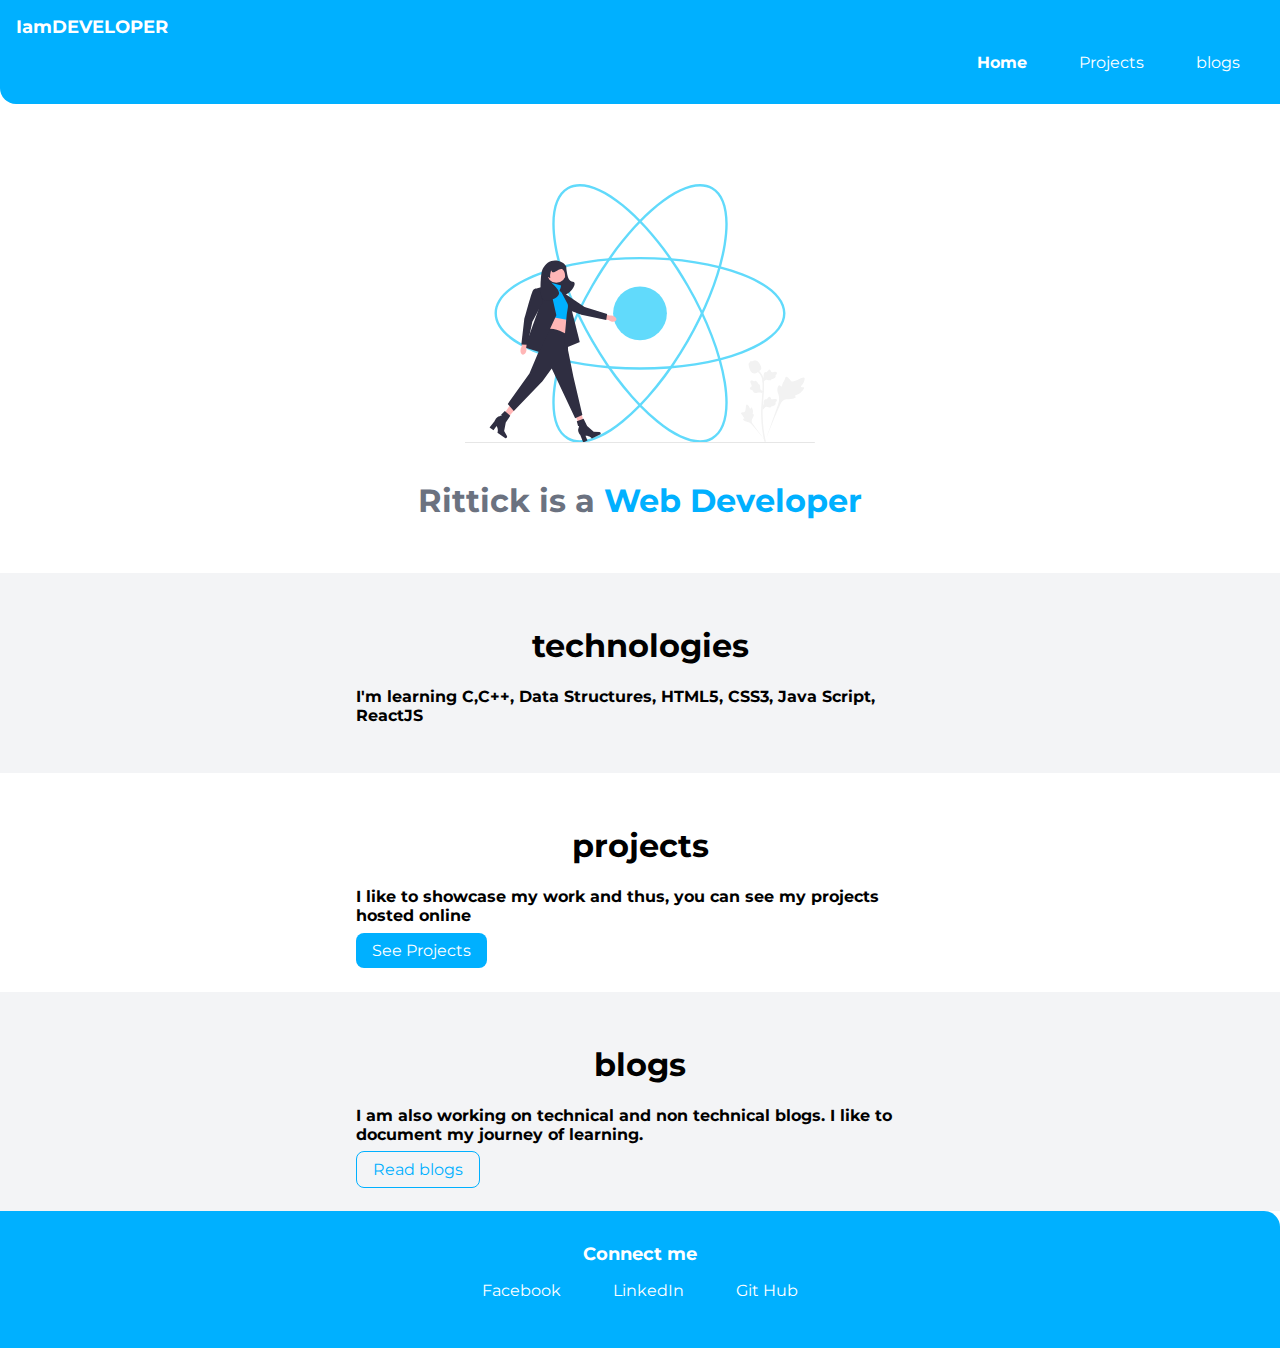
<file: index.html>
<!DOCTYPE html>
<html lang="en">
<head>
    <meta charset="UTF-8">
    <meta http-equiv="X-UA-Compatible" content="IE=edge">
    <meta name="viewport" content="width=device-width, initial-scale=1.0">
    <title>home I Adarshbalak</title>
    <link rel="stylesheet" href="style.css">
    <link rel="stylesheet" href="https://cdnjs.cloudflare.com/ajax/libs/font-awesome/6.1.1/css/all.min.css">
</head>
<body>
    <!-- <h1>Rittick Roy</h1> -->
    <nav class="navigation container">
        <div class="nav-brand">IamDEVELOPER</div>
        <ul class="list-non-bullet nav-pills"> 
            <li class="list-item-inline"><a class="link
                link-active" href="index.html">Home</a></li>
            <li class="list-item-inline"><a class="link" href="projects.html">Projects</a></li>
            <li class="list-item-inline"><a class="link" href="blogs.html">blogs</a></li>
        </ul>
    </nav>

    <header class="hero">
        <img class="hero-img" src="/images/hero1.svg" alt="">
        <h1 class="hero-heading">Rittick is a <span class="highlight">Web Developer</span></h1>
    </header>
    <section class="section ow">
        <div class="container container-center">
        <h1>technologies</h1>
        <strong><p>I'm learning C,C++, Data Structures, HTML5, CSS3, Java Script, ReactJS</p></strong>
    </div>
    </section>

    <section class="section">
        <div class="container container-center">
        <h1>projects</h1>
        <strong><p>I like to showcase my work and thus, you can see my projects hosted online</p></strong>
        <a class="link link-google" href="projects.html">See Projects</a>
    </div>
    </section>
    <section class="section ow">
        <div class="container container-center">
        <h1>blogs</h1>
        <strong><p>I am also working on technical and non technical blogs. I like to document my journey of learning.</p></strong>
        <a class="link link-facebook" href="blogs.html">Read blogs</a>
    </div>
    </section>
    <footer class="footer">
        <div class="footer-header">Connect me</div>
        <ul class="social-links list-non-bullet">
            <li class="list-item-inline"><a class="link" href="https://www.facebook.com/rittick.roy.942/">Facebook</a></li>
            <li class="list-item-inline"><a class="link" href="https://www.linkedin.com/in/rittick-roy-05a07a225/?fbclid=IwAR3v6lMmBryKrkvBYeVIIcGdB3QLXcy4S6owGvY6MW9Rnj6Et91sn-KObLY">LinkedIn</a></li>
            <li class="list-item-inline"><a class="link" href="https://github.com/rittick21">Git Hub</a></li>
        </ul>
    </footer>

</body>
</html>
</file>
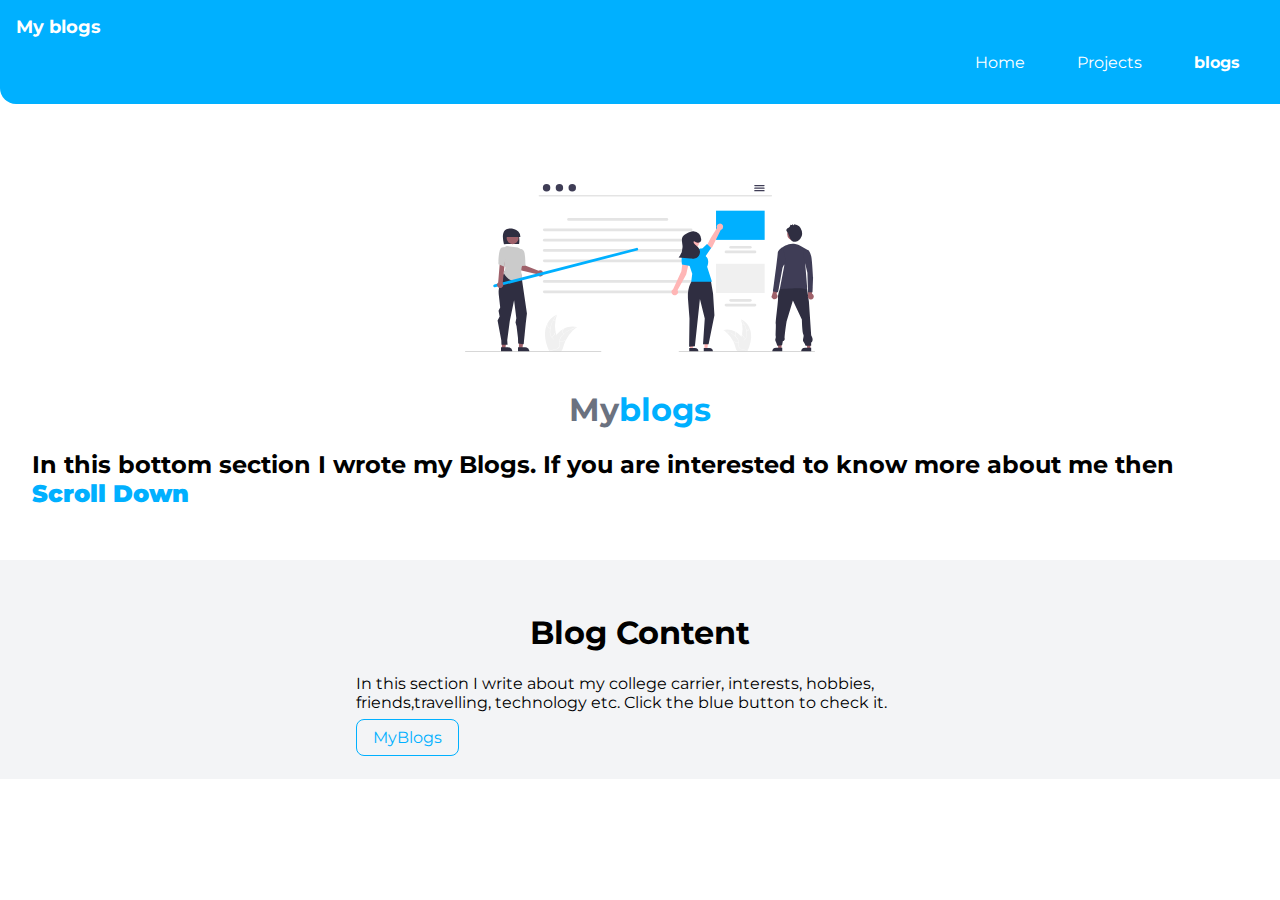
<file: blogs.html>
<!DOCTYPE html>
<html lang="en">
<head>
    <meta charset="UTF-8">
    <meta http-equiv="X-UA-Compatible" content="IE=edge">
    <meta name="viewport" content="width=device-width, initial-scale=1.0">
    <title>Blogs</title>
    <link rel="stylesheet" href="style.css">
</head>
<body>
    <nav class="navigation container">
        <div class="nav-brand">My blogs</div>
        <ul class="list-non-bullet nav-pills"> 
            <li class="list-item-inline"><a class="link" href="index.html">Home</a></li>
            <li class="list-item-inline"><a class="link" href="projects.html">Projects</a></li>
            <li class="list-item-inline"><a class="link link-active" href="blogs.html">blogs</a></li>
        </ul>
    </nav>
    <header class="hero">
        <img class="hero-img" src="/images/blog.svg" alt="">
        <h1 class="hero-heading">My<span class="highlight">blogs</span></h1>
        <h2>In this bottom section I wrote my Blogs. If you are interested to know more about me then <strong style="color:var( --primary-color) ;">Scroll Down</strong>
    </header>
</section>
<section class="section ow">
    <div class="container container-center">
    <h1>Blog Content</h1>
    <p>In this section I write about my college carrier, interests, hobbies, friends,travelling, technology etc. Click the blue button to check it. </p>
    <a class="link link-facebook" href="blogContent.html">MyBlogs</a>
</div>
</section>

</body>
</html>
</file>
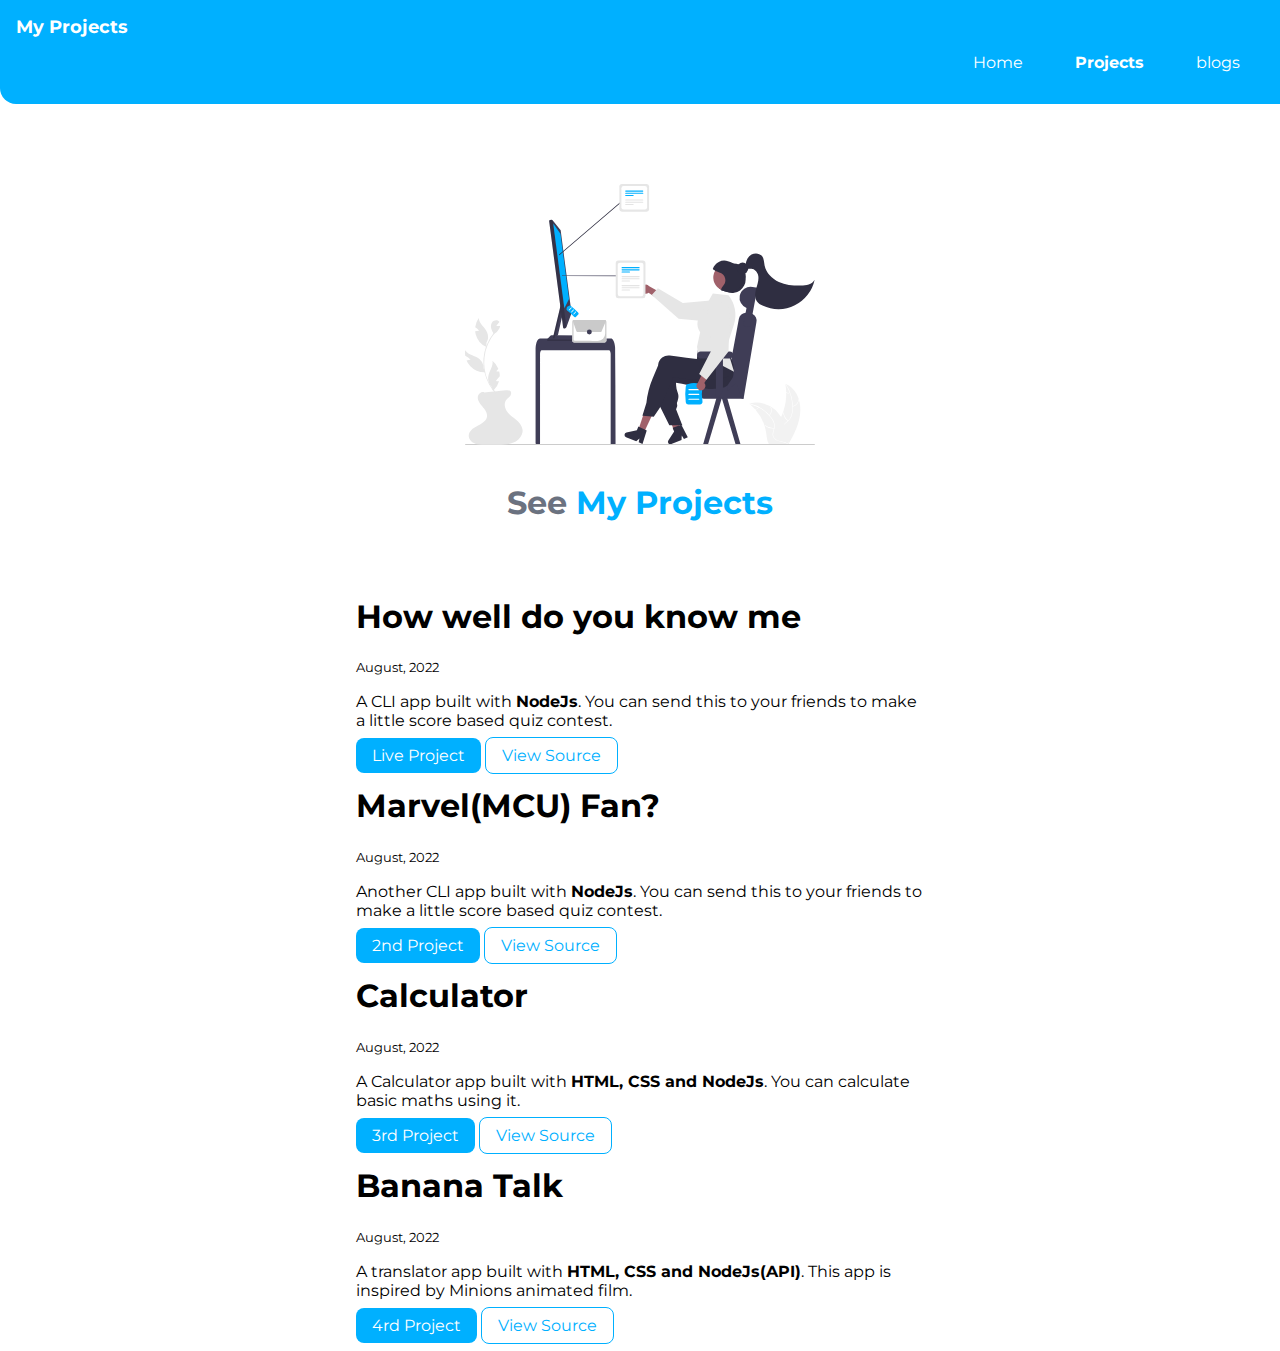
<file: projects.html>
<!DOCTYPE html>
<html lang="en">
<head>
    <meta charset="UTF-8">
    <meta http-equiv="X-UA-Compatible" content="IE=edge">
    <meta name="viewport" content="width=device-width, initial-scale=1.0">
    <title>Projects for Rittick</title>
    <link rel="stylesheet" href="style.css">
</head>
<body>
    <nav class="navigation container">
        <div class="nav-brand">My Projects</div>
        <ul class="list-non-bullet nav-pills"> 
            <li class="list-item-inline"><a class="link" href="index.html">Home</a></li>
            <li class="list-item-inline"><a class="link link-active" href="projects.html">Projects</a></li>
            <li class="list-item-inline"><a class="link" href="blogs.html">blogs</a></li>
        </ul>
    </nav>
    <header class="hero">
        <img class="hero-img" src="/images/project1.svg" alt="">
        <h1 class="hero-heading">See <span class="highlight">My Projects</span></h1>
    </header>
    <ul reversed class="list-non-bullet">
        <li>
            <div class="container container-center margin-md">
                <h1>How well do you know me</h1>
                <small>August, 2022</small>
                <p>A CLI app built with <strong>NodeJs</strong>. You can send this to your friends to make a little score based quiz contest.</p>
                <a class="link link-google" href="https://replit.com/@RittickMukharje/MyQuiz#index.js">Live Project</a>
                <a class="link link-facebook" href="https://github.com/rittick21/my2nd-project/blob/main/myQuiz.js">View Source</a>

            </div>
           
        </li>
        
        <li>
            <div class="container container-center margin-md">
                <h1>Marvel(MCU) Fan?</h1>
            <small>August, 2022</small>
            <p>Another CLI app built with <strong>NodeJs</strong>. You can send this to your friends to make a little score based quiz contest.</p>
            <a class="link link-google" href="https://replit.com/@RittickMukharje/Avangers#avangears/index.js">2nd Project</a>
            <a class="link link-facebook" href=https://github.com/rittick21/MyProjects-site/blob/main/superHeroQuiz.js>View Source</a>

            </div>
        </li>
        <li>
            <div class="container container-center margin-md">
                <h1>Calculator</h1>
            <small>August, 2022</small>
            <p>A Calculator app built with <strong>HTML, CSS and NodeJs</strong>. You can calculate basic maths using it.</p>
            <a class="link link-google" href="https://stunning-cendol-3827e2.netlify.app/">3rd Project</a>
            <a class="link link-facebook" href="https://github.com/rittick21/calculator">View Source</a>
            </div>
        </li>
        <li>
            <div class="container container-center margin-md">
                <h1>Banana Talk</h1>
            <small>August, 2022</small>
            <p>A translator app built with <strong>HTML, CSS and NodeJs(API)</strong>. This app is inspired by Minions animated film.</p>
            <a class="link link-google" href="https://courageous-sprinkles-84dfe2.netlify.app/">4rd Project</a>
            <a class="link link-facebook" href="https://github.com/rittick21/neogcamp-banana-speak">View Source</a>

            </div>
        </li>

    </ul>
</body>
</html>
</file>
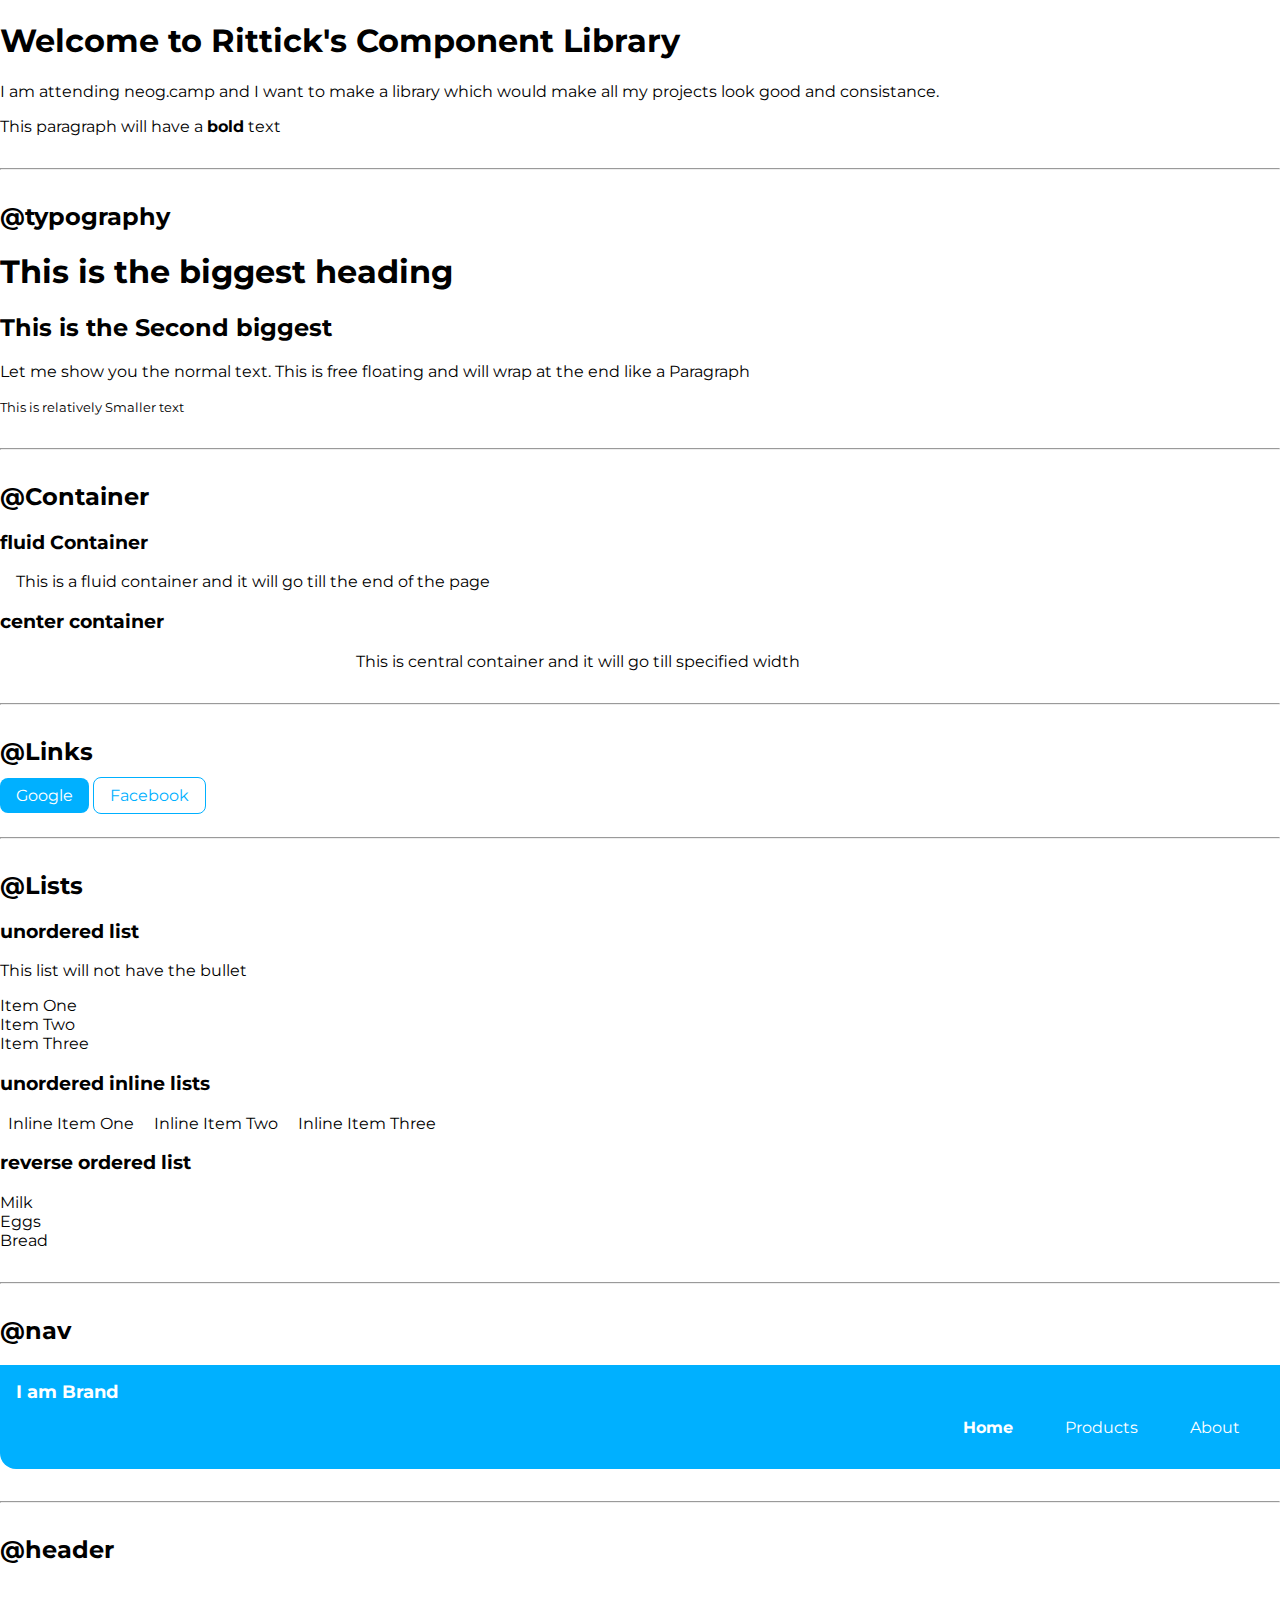
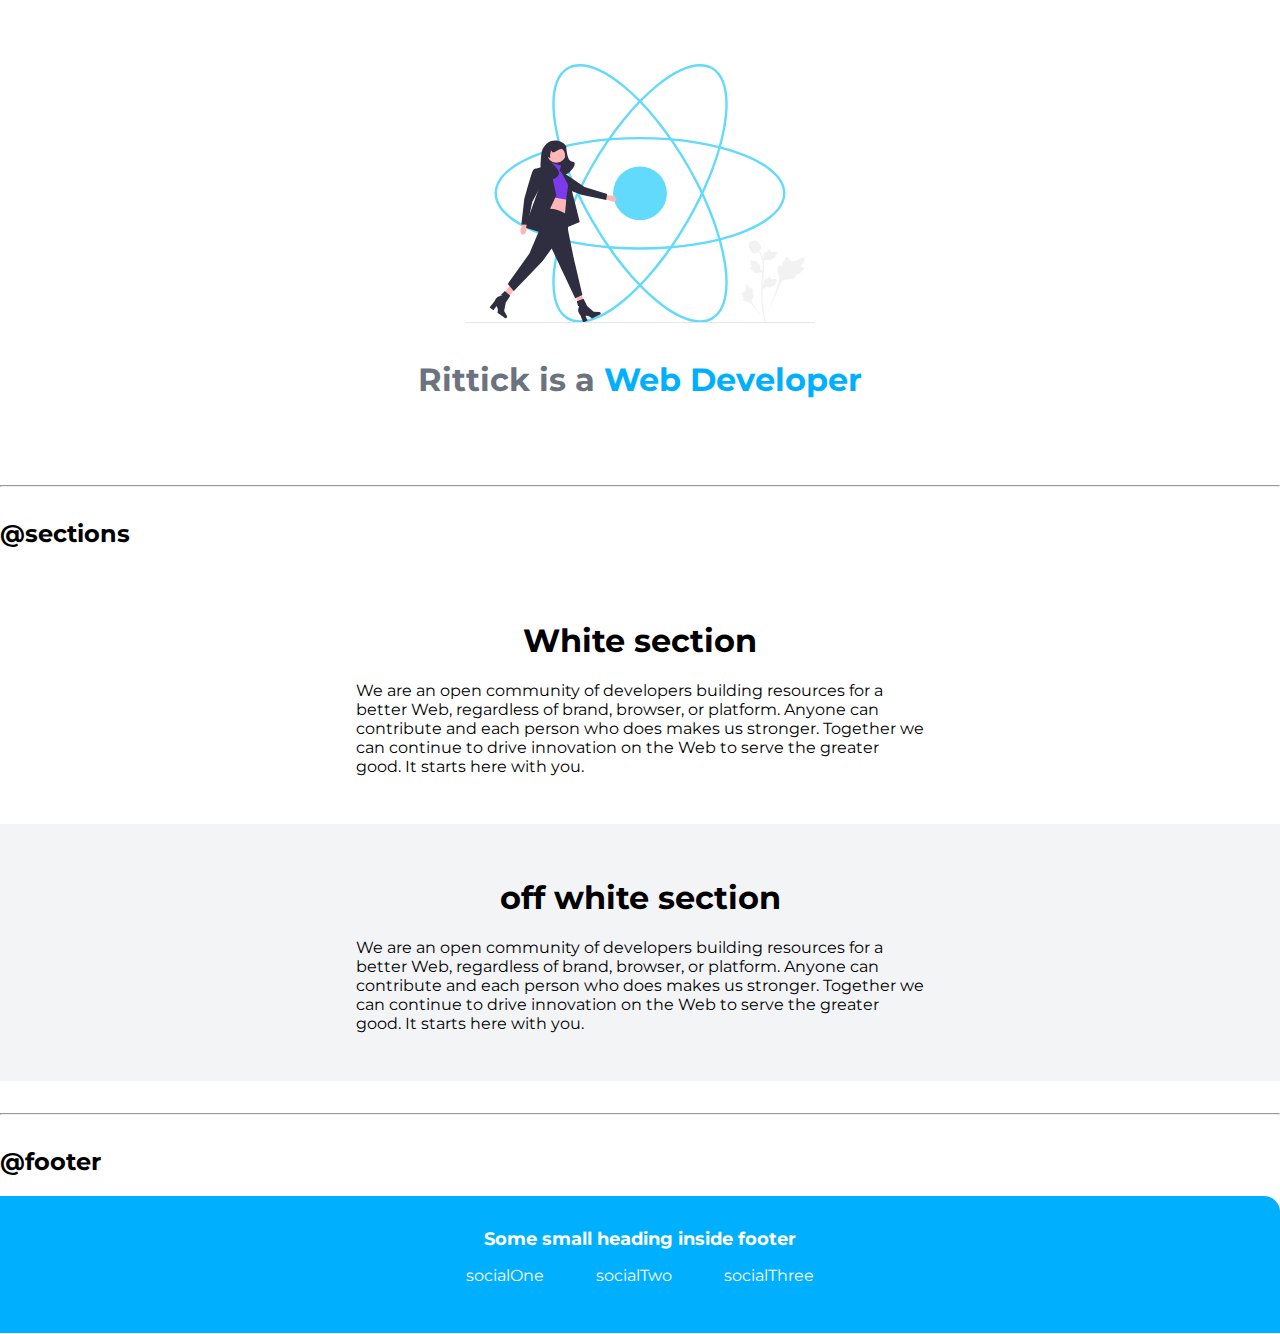
<file: lib/components.html>
<!DOCTYPE html>
<html lang="en">
<head>
    <meta charset="UTF-8">
    <meta http-equiv="X-UA-Compatible" content="IE=edge">
    <meta name="viewport" content="width=device-width, initial-scale=1.0">
    <title>Component Library</title>
    <link rel="stylesheet" href="/style.css">
</head>
<body>
    <h1>Welcome to Rittick's Component Library</h1>

    <p>I am attending neog.camp and I want to make a library which would make all my projects look good and consistance.</p>
    <p>This paragraph will have a <strong>bold</strong> text</p>


    <hr>

    <h2>@typography</h2>
    <h1>This is the biggest heading</h1>
    <h2>This is the Second biggest</h2>
    <p>Let me show you the normal text. This is free floating and will wrap at the end like a Paragraph</p>
    <small>This is relatively Smaller text</small>
    <hr>

    <h2>@Container</h2>

    <h3>fluid Container</h3>
    <div class="container">This is a fluid container and it will go till the end of the page</div>

    <h3>center container</h3>
    <div class="container container-center">This is central container and it will go till specified width</div>
    <hr>

    <h2>@Links</h2>

    <a class="link link-google" href="https://google.com">Google</a>
    <a class="link link-facebook" href="https://facebook.com">Facebook</a>

    <hr>

    <h2>@Lists</h2>

    <h3>unordered list</h3>
    <p>This list will not have the bullet</p>

    <ul class="list-non-bullet">
       <li>Item One</li>
       <li>Item Two</li>
       <li>Item Three</li>
    </ul>

    <h3>unordered inline lists</h3>
    <ul class="list-non-bullet">
        <li class="list-item-inline">Inline Item One</li>
        <li class="list-item-inline">Inline Item Two</li>
        <li class="list-item-inline">Inline Item Three</li>
    </ul>

    <h3>reverse ordered list</h3>
    <ol reversed>
        <li>Milk</li>
        <li>Eggs</li>
        <li>Bread</li>
    </ol>
    <hr>

    <h2>@nav</h2>

    <nav class="navigation container">
        <div class="nav-brand">I am Brand</div>
        <ul class="list-non-bullet nav-pills"> 
            <li class="list-item-inline"><a class="link
                link-active" href="/">Home</a></li>
            <li class="list-item-inline"><a class="link" href="/">Products</a></li>
            <li class="list-item-inline"><a class="link" href="/">About</a></li>
        </ul>
    </nav>
    <hr>

    <h2>@header</h2>

    <header class="hero">
        <img class="hero-img" src="/images/hero.svg" alt="">
        <h1 class="hero-heading">Rittick is a <span class="highlight">Web Developer</span></h1>
    </header>

    <hr>

    <h2>@sections</h2>
    <section class="section">
        <div class="container container-center">
            <h1>White section</h1>
        <p>We are an open community of developers building resources for a better Web, regardless of brand, browser, or platform. Anyone can contribute and each person who does makes us stronger. Together we can continue to drive innovation on  the Web to serve the greater good. It starts here with you.</p>
        </div>
    </section>
        <section class="section ow">
            <div class="container container-center">
            <h1>off white section</h1>
            <p>We are an open community of developers building resources for a better Web, regardless of brand, browser, or platform. Anyone can contribute and each person who does makes us stronger. Together we can continue to drive innovation on  the Web to serve the greater good. It starts here with you.</p>
        </div>
        </section>

    <hr>
    
    <h2>@footer</h2>
    <footer class="footer">
        <div class="footer-header">Some small heading inside footer</div>
        <ul class="social-links list-non-bullet">
            <li class="list-item-inline"><a class="link" href="/">socialOne</a></li>
            <li class="list-item-inline"><a class="link" href="/">socialTwo</a></li>
            <li class="list-item-inline"><a class="link" href="/">socialThree</a></li>
        </ul>
    </footer>




   <!-- <div style="height:30vh;"></div> -->
</body>
</html>
</file>
<file: style.css>
@import url('https://fonts.googleapis.com/css2?family=Montserrat:wght@400;700&display=swap');
:root{
    --primary-color: #00B0FF;
    --dark-gray:#6B7280;
    --off-white: #F3F4F6;
}
*{
    padding: 0;
    box-sizing: border-box;
}
body{
    font-family: 'Montserrat',sans-serif;
    margin: 0.4px;
}
.margin-md{
    margin: 2rem;
}
.container{
    padding: 0rem 1rem;
}
.container-center{
    max-width: 600px;    margin: auto;
}
.link{
    text-decoration: none;
    padding: 0.5rem 1rem;
}
.link-google{
    background-color: var(--primary-color);
    border-radius: 0.5rem;
    color: white;
}
.link-facebook{
    color: var(--primary-color);
    border-radius: 0.5rem;
    border:1px solid var(--primary-color);
}
hr{
    margin: 2rem 0rem;
}
.list-non-bullet{
    list-style: none;
}
.list-item-inline{
    display: inline;
    padding: 0rem 0.5rem;
}
.navigation{
    background-color: var(--primary-color);
    color: white;
    padding: 1rem;
    border-bottom-left-radius: 1rem;
}
.navigation .nav-pills{
    text-align: right;

}
.nav-brand{
    font-weight: bold;
    font-size: 1.1rem;
}
.navigation .link{
    color: white;
}
.navigation .link-active{
    font-weight: bold;
}
.hero{
    padding: 2rem;
    padding-top: 5rem;
}
.hero .hero-img{
    max-width: 350px;
    display: block;
    margin: auto;
}
.hero .hero-heading{
    padding-top: 1rem;;
    font-size: 2rem;
    color: var(--dark-gray);
    text-align: center;
}
.hero .hero-heading .highlight{
    color: var(--primary-color);
}
.section{
    padding: 2rem;
}
.section h1{
    text-align: center;
}
.ow{
    background-color: var(--off-white);
}
.footer{
    background-color: var(--primary-color);
    padding: 2rem 1rem;
    text-align: center;
    color: white;
    text-decoration: none;
    border-top-right-radius: 1rem;
}
.footer .link{
    color: white;
}
.footer .footer-header{
    font-weight: bold;
    font-size: large;
}
</file>
